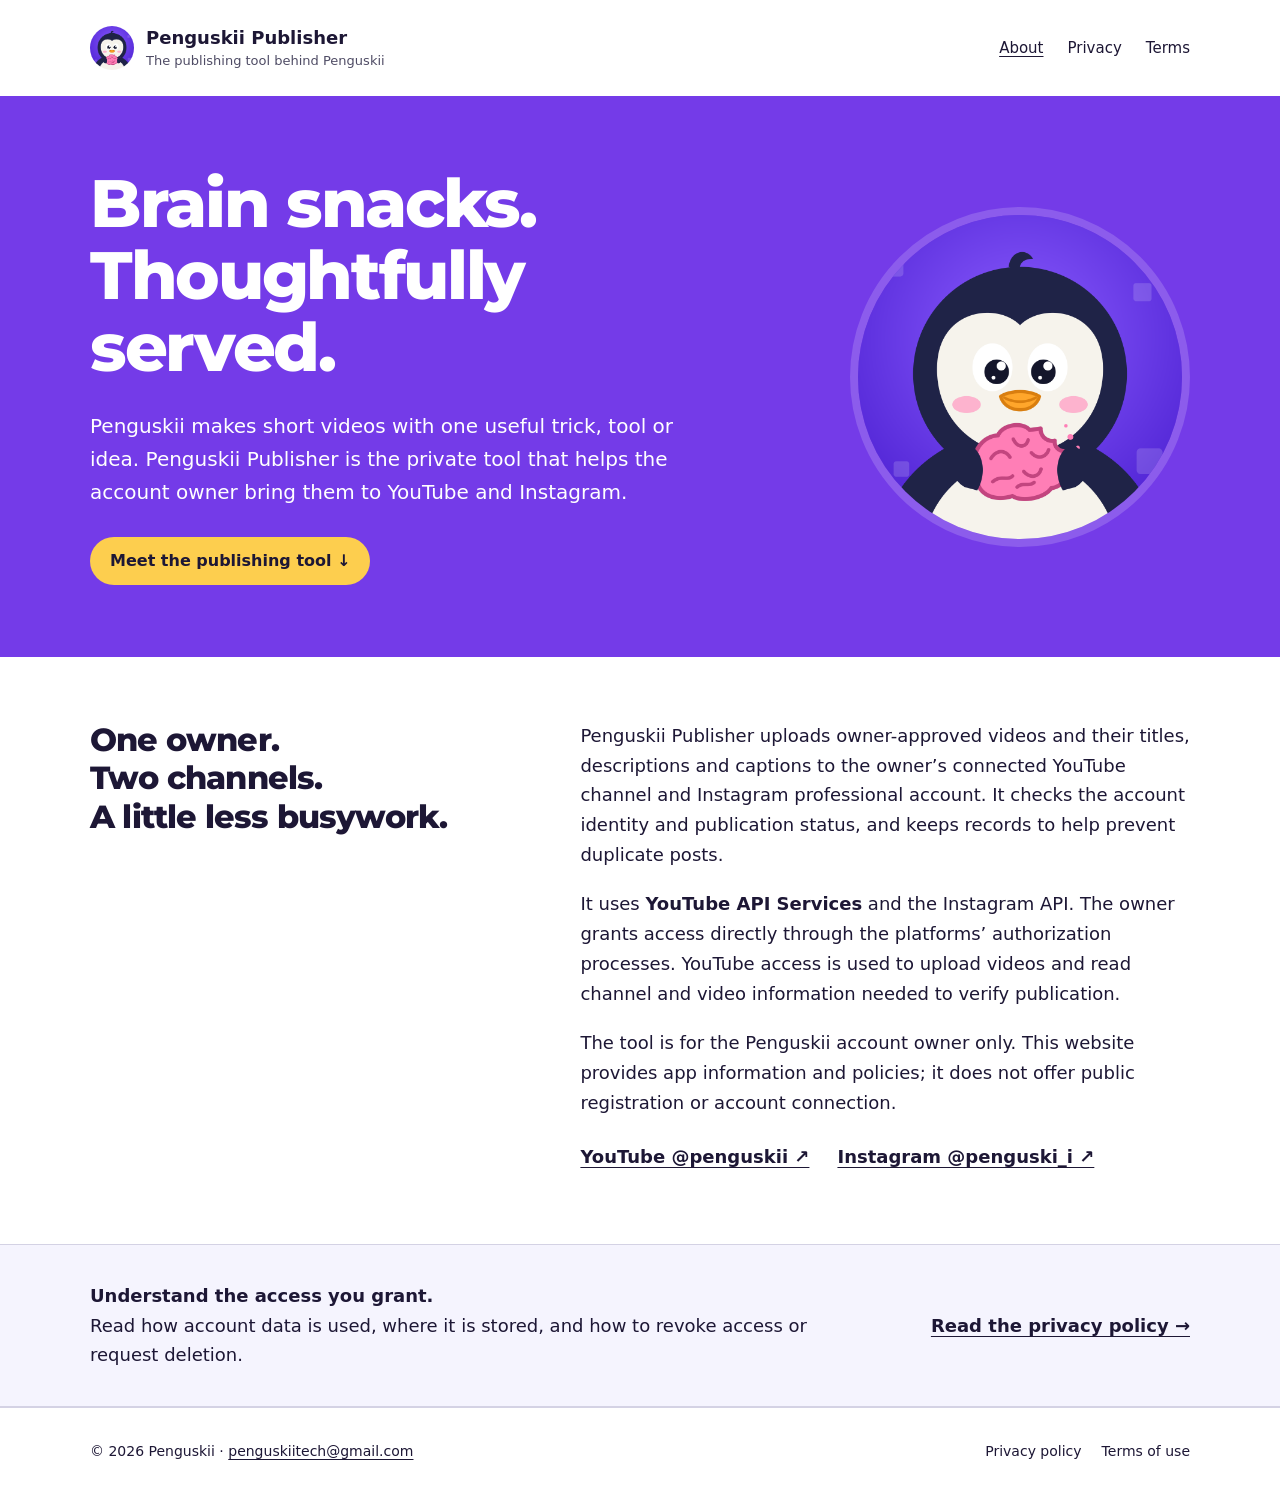
<file: index.html>
<!doctype html>
<html lang="en"><head><meta charset="utf-8"><meta name="viewport" content="width=device-width, initial-scale=1"><title>Penguskii Publisher — Official app information</title><meta name="description" content="The private publishing tool for Penguskii. Learn what it does, how it uses account data, and how to contact its owner."><meta name="theme-color" content="#7248ed"><link rel="canonical" href="https://penguskii.github.io/penguskii-publisher/"><link rel="icon" href="assets/penguskii.png"><link rel="stylesheet" href="styles.css"><meta property="og:title" content="Penguskii Publisher — Official app information"><meta property="og:description" content="The private publishing tool for Penguskii. Learn what it does, how it uses account data, and how to contact its owner."><meta property="og:image" content="https://penguskii.github.io/penguskii-publisher/assets/penguskii.png"><meta property="og:url" content="https://penguskii.github.io/penguskii-publisher/"><meta name="google-site-verification" content="iaLG3Ig72RW1bnBRvU8v_QsjlnweGlLBZy_7YeUzY6s" /></head>
<body><a class="skip" href="#main">Skip to content</a><header><div class="wrap"><a class="brand" href="index.html"><img src="assets/penguskii.png" width="44" height="44" alt=""><span>Penguskii Publisher<small>The publishing tool behind Penguskii</small></span></a><nav aria-label="Main navigation"><a href="index.html" aria-current="page">About</a><a href="privacy.html">Privacy</a><a href="terms.html">Terms</a></nav></div></header>
<main id="main"><section class="hero" aria-labelledby="headline"><div class="wrap"><div><h1 id="headline">Brain snacks.<br>Thoughtfully served.</h1><p>Penguskii makes short videos with one useful trick, tool or idea. Penguskii Publisher is the private tool that helps the account owner bring them to YouTube and Instagram.</p><a class="pill" href="#about">Meet the publishing tool ↓</a></div><img class="mascot" src="assets/penguskii.png" width="340" height="340" alt="Penguskii’s purple-backed penguin mascot holding a pink brain snack"></div></section>
<section class="wrap about" id="about" aria-labelledby="about-title"><h2 id="about-title">One owner.<br>Two channels.<br>A little less busywork.</h2><div><p>Penguskii Publisher uploads owner-approved videos and their titles, descriptions and captions to the owner’s connected YouTube channel and Instagram professional account. It checks the account identity and publication status, and keeps records to help prevent duplicate posts.</p><p>It uses <strong>YouTube API Services</strong> and the Instagram API. The owner grants access directly through the platforms’ authorization processes. YouTube access is used to upload videos and read channel and video information needed to verify publication.</p><p>The tool is for the Penguskii account owner only. This website provides app information and policies; it does not offer public registration or account connection.</p><div class="channel-links"><a href="https://www.youtube.com/@penguskii">YouTube @penguskii ↗</a><a href="https://www.instagram.com/penguski_i/">Instagram @penguski_i ↗</a></div></div></section>
<section class="note" aria-label="Privacy information"><div class="wrap"><p><strong>Understand the access you grant.</strong><br>Read how account data is used, where it is stored, and how to revoke access or request deletion.</p><a href="privacy.html">Read the privacy policy →</a></div></section></main>
<footer><div class="wrap"><p>© 2026 Penguskii · <a class="contact" href="mailto:penguskiitech@gmail.com">penguskiitech@gmail.com</a></p><nav aria-label="Footer navigation"><a href="privacy.html">Privacy policy</a><a href="terms.html">Terms of use</a></nav></div></footer></body></html>
</file>
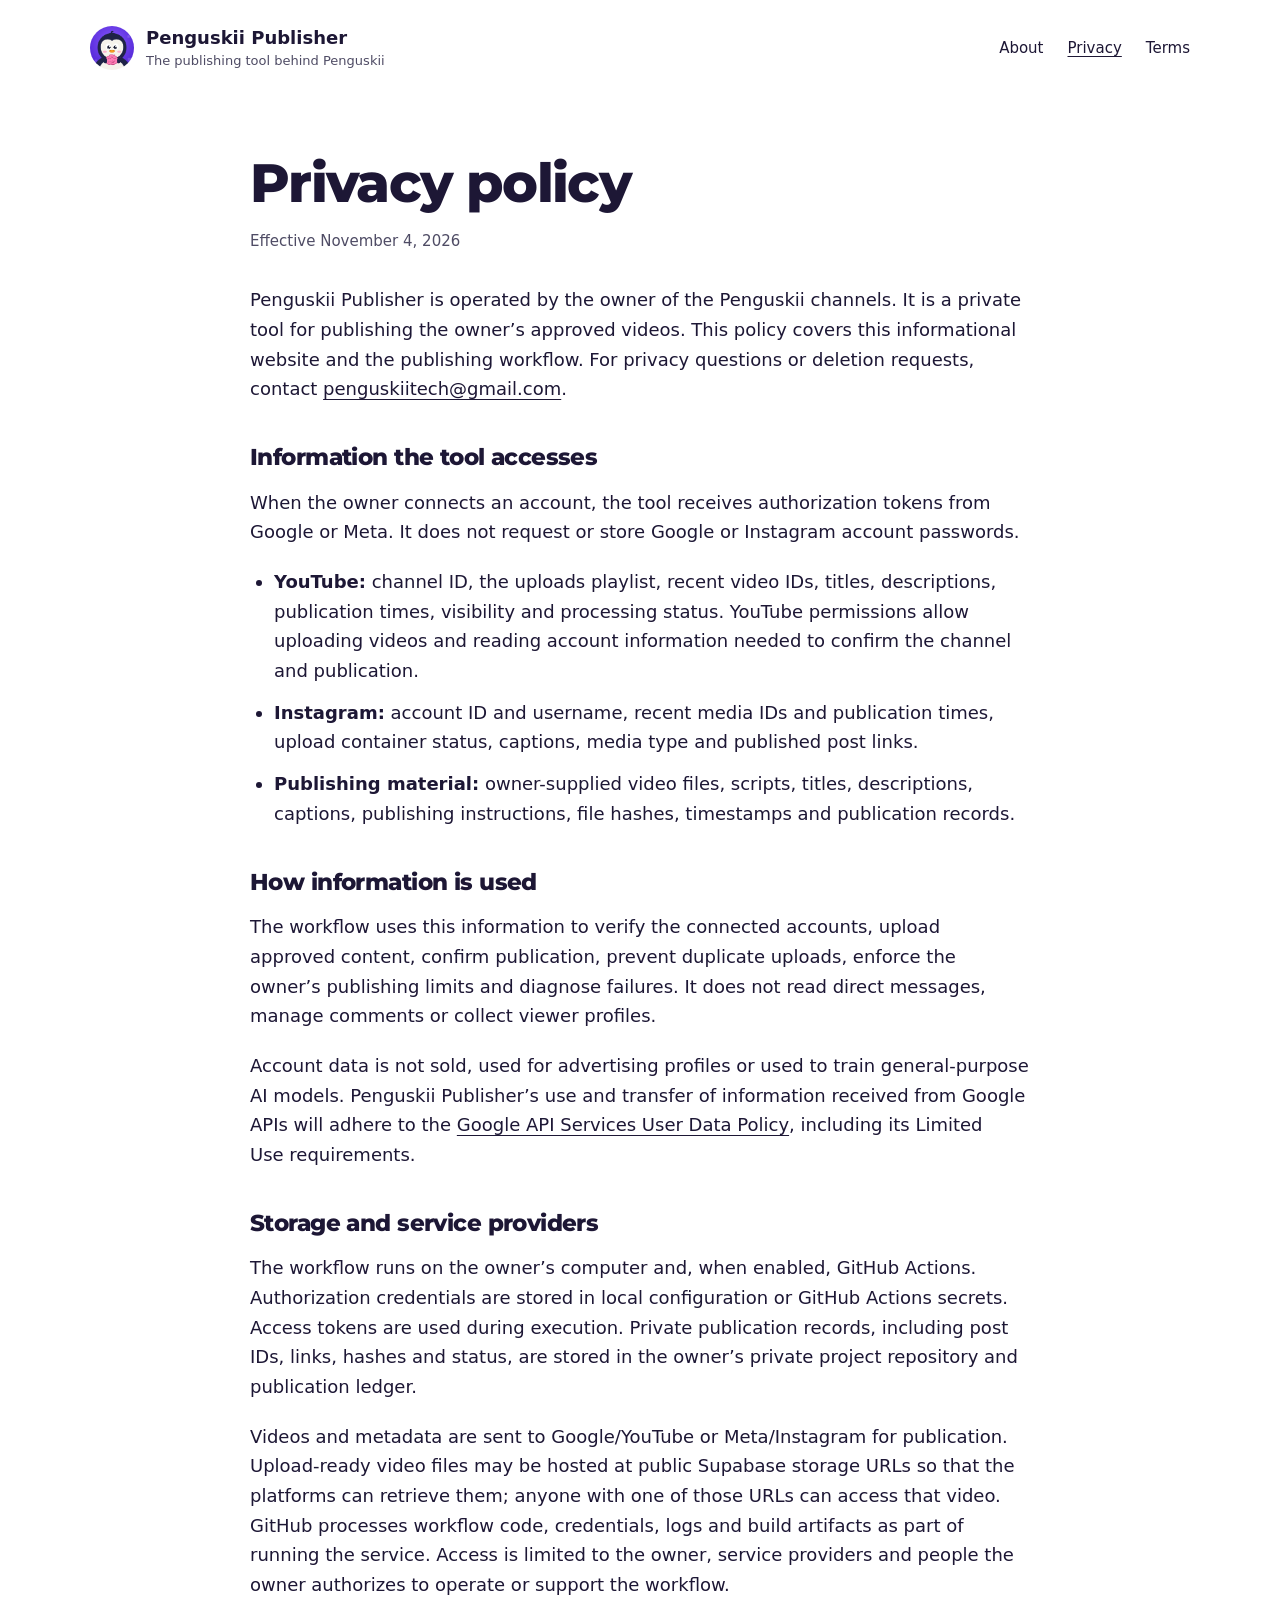
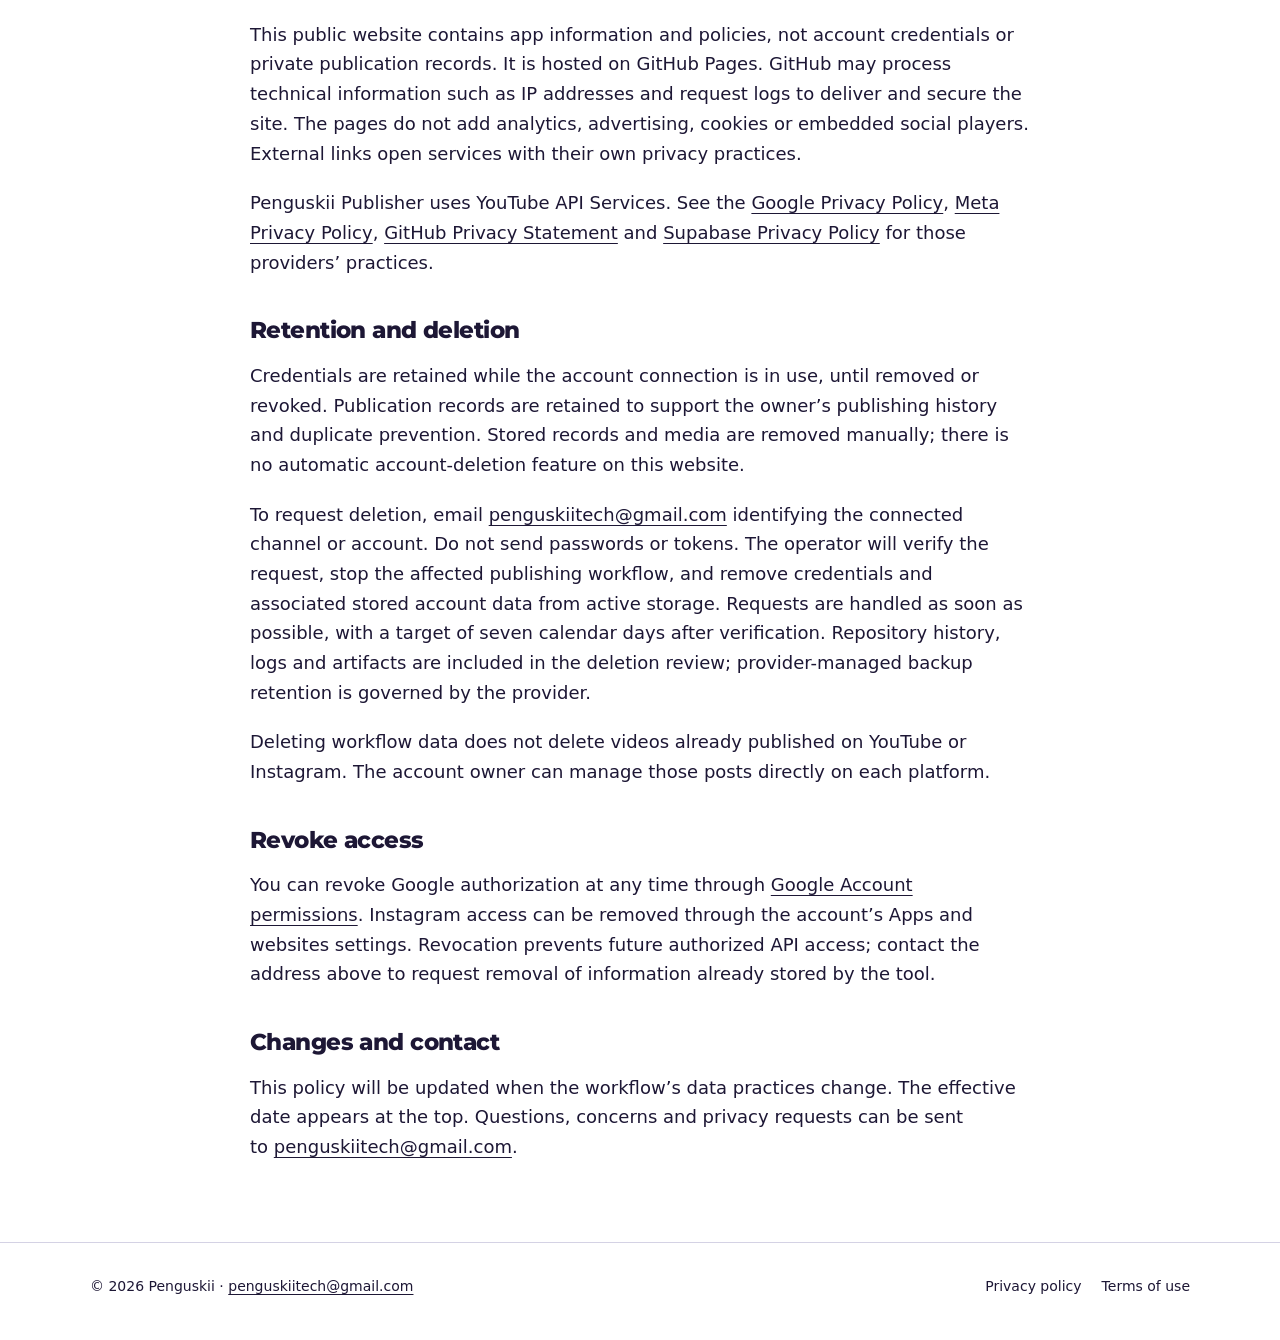
<file: privacy.html>
<!doctype html>
<html lang="en"><head><meta charset="utf-8"><meta name="viewport" content="width=device-width, initial-scale=1"><title>Privacy policy — Penguskii Publisher</title><meta name="description" content="How Penguskii Publisher accesses, uses, stores and shares data, and how to revoke authorization or request deletion."><meta name="theme-color" content="#7248ed"><link rel="canonical" href="https://penguskii.github.io/penguskii-publisher/privacy.html"><link rel="icon" href="assets/penguskii.png"><link rel="stylesheet" href="styles.css"><meta property="og:title" content="Privacy policy — Penguskii Publisher"><meta property="og:description" content="How Penguskii Publisher accesses, uses, stores and shares data, and how to revoke authorization or request deletion."><meta property="og:image" content="https://penguskii.github.io/penguskii-publisher/assets/penguskii.png"><meta property="og:url" content="https://penguskii.github.io/penguskii-publisher/privacy.html"></head>
<body><a class="skip" href="#main">Skip to content</a><header><div class="wrap"><a class="brand" href="index.html"><img src="assets/penguskii.png" width="44" height="44" alt=""><span>Penguskii Publisher<small>The publishing tool behind Penguskii</small></span></a><nav aria-label="Main navigation"><a href="index.html">About</a><a href="privacy.html" aria-current="page">Privacy</a><a href="terms.html">Terms</a></nav></div></header>
<main id="main" class="policy"><h1>Privacy policy</h1><p class="updated">Effective November 4, 2026</p><p>Penguskii Publisher is operated by the owner of the Penguskii channels. It is a private tool for publishing the owner’s approved videos. This policy covers this informational website and the publishing workflow. For privacy questions or deletion requests, contact <a class="contact" href="mailto:penguskiitech@gmail.com">penguskiitech@gmail.com</a>.</p>
<h2>Information the tool accesses</h2><p>When the owner connects an account, the tool receives authorization tokens from Google or Meta. It does not request or store Google or Instagram account passwords.</p><ul><li><strong>YouTube:</strong> channel ID, the uploads playlist, recent video IDs, titles, descriptions, publication times, visibility and processing status. YouTube permissions allow uploading videos and reading account information needed to confirm the channel and publication.</li><li><strong>Instagram:</strong> account ID and username, recent media IDs and publication times, upload container status, captions, media type and published post links.</li><li><strong>Publishing material:</strong> owner-supplied video files, scripts, titles, descriptions, captions, publishing instructions, file hashes, timestamps and publication records.</li></ul>
<h2>How information is used</h2><p>The workflow uses this information to verify the connected accounts, upload approved content, confirm publication, prevent duplicate uploads, enforce the owner’s publishing limits and diagnose failures. It does not read direct messages, manage comments or collect viewer profiles.</p><p>Account data is not sold, used for advertising profiles or used to train general-purpose AI models. Penguskii Publisher’s use and transfer of information received from Google APIs will adhere to the <a href="https://developers.google.com/terms/api-services-user-data-policy">Google API Services User Data Policy</a>, including its Limited Use requirements.</p>
<h2>Storage and service providers</h2><p>The workflow runs on the owner’s computer and, when enabled, GitHub Actions. Authorization credentials are stored in local configuration or GitHub Actions secrets. Access tokens are used during execution. Private publication records, including post IDs, links, hashes and status, are stored in the owner’s private project repository and publication ledger.</p><p>Videos and metadata are sent to Google/YouTube or Meta/Instagram for publication. Upload-ready video files may be hosted at public Supabase storage URLs so that the platforms can retrieve them; anyone with one of those URLs can access that video. GitHub processes workflow code, credentials, logs and build artifacts as part of running the service. Access is limited to the owner, service providers and people the owner authorizes to operate or support the workflow.</p><p>This public website contains app information and policies, not account credentials or private publication records. It is hosted on GitHub Pages. GitHub may process technical information such as IP addresses and request logs to deliver and secure the site. The pages do not add analytics, advertising, cookies or embedded social players. External links open services with their own privacy practices.</p><p>Penguskii Publisher uses YouTube API Services. See the <a href="https://policies.google.com/privacy">Google Privacy Policy</a>, <a href="https://privacycenter.instagram.com/policy/">Meta Privacy Policy</a>, <a href="https://docs.github.com/en/site-policy/privacy-policies/github-general-privacy-statement">GitHub Privacy Statement</a> and <a href="https://supabase.com/privacy">Supabase Privacy Policy</a> for those providers’ practices.</p>
<h2>Retention and deletion</h2><p>Credentials are retained while the account connection is in use, until removed or revoked. Publication records are retained to support the owner’s publishing history and duplicate prevention. Stored records and media are removed manually; there is no automatic account-deletion feature on this website.</p><p>To request deletion, email <a class="contact" href="mailto:penguskiitech@gmail.com?subject=Penguskii%20Publisher%20data%20deletion">penguskiitech@gmail.com</a> identifying the connected channel or account. Do not send passwords or tokens. The operator will verify the request, stop the affected publishing workflow, and remove credentials and associated stored account data from active storage. Requests are handled as soon as possible, with a target of seven calendar days after verification. Repository history, logs and artifacts are included in the deletion review; provider-managed backup retention is governed by the provider.</p><p>Deleting workflow data does not delete videos already published on YouTube or Instagram. The account owner can manage those posts directly on each platform.</p>
<h2>Revoke access</h2><p>You can revoke Google authorization at any time through <a href="https://security.google.com/settings/security/permissions">Google Account permissions</a>. Instagram access can be removed through the account’s Apps and websites settings. Revocation prevents future authorized API access; contact the address above to request removal of information already stored by the tool.</p>
<h2>Changes and contact</h2><p>This policy will be updated when the workflow’s data practices change. The effective date appears at the top. Questions, concerns and privacy requests can be sent to <a class="contact" href="mailto:penguskiitech@gmail.com">penguskiitech@gmail.com</a>.</p></main>
<footer><div class="wrap"><p>© 2026 Penguskii · <a class="contact" href="mailto:penguskiitech@gmail.com">penguskiitech@gmail.com</a></p><nav aria-label="Footer navigation"><a href="privacy.html">Privacy policy</a><a href="terms.html">Terms of use</a></nav></div></footer></body></html>
</file>
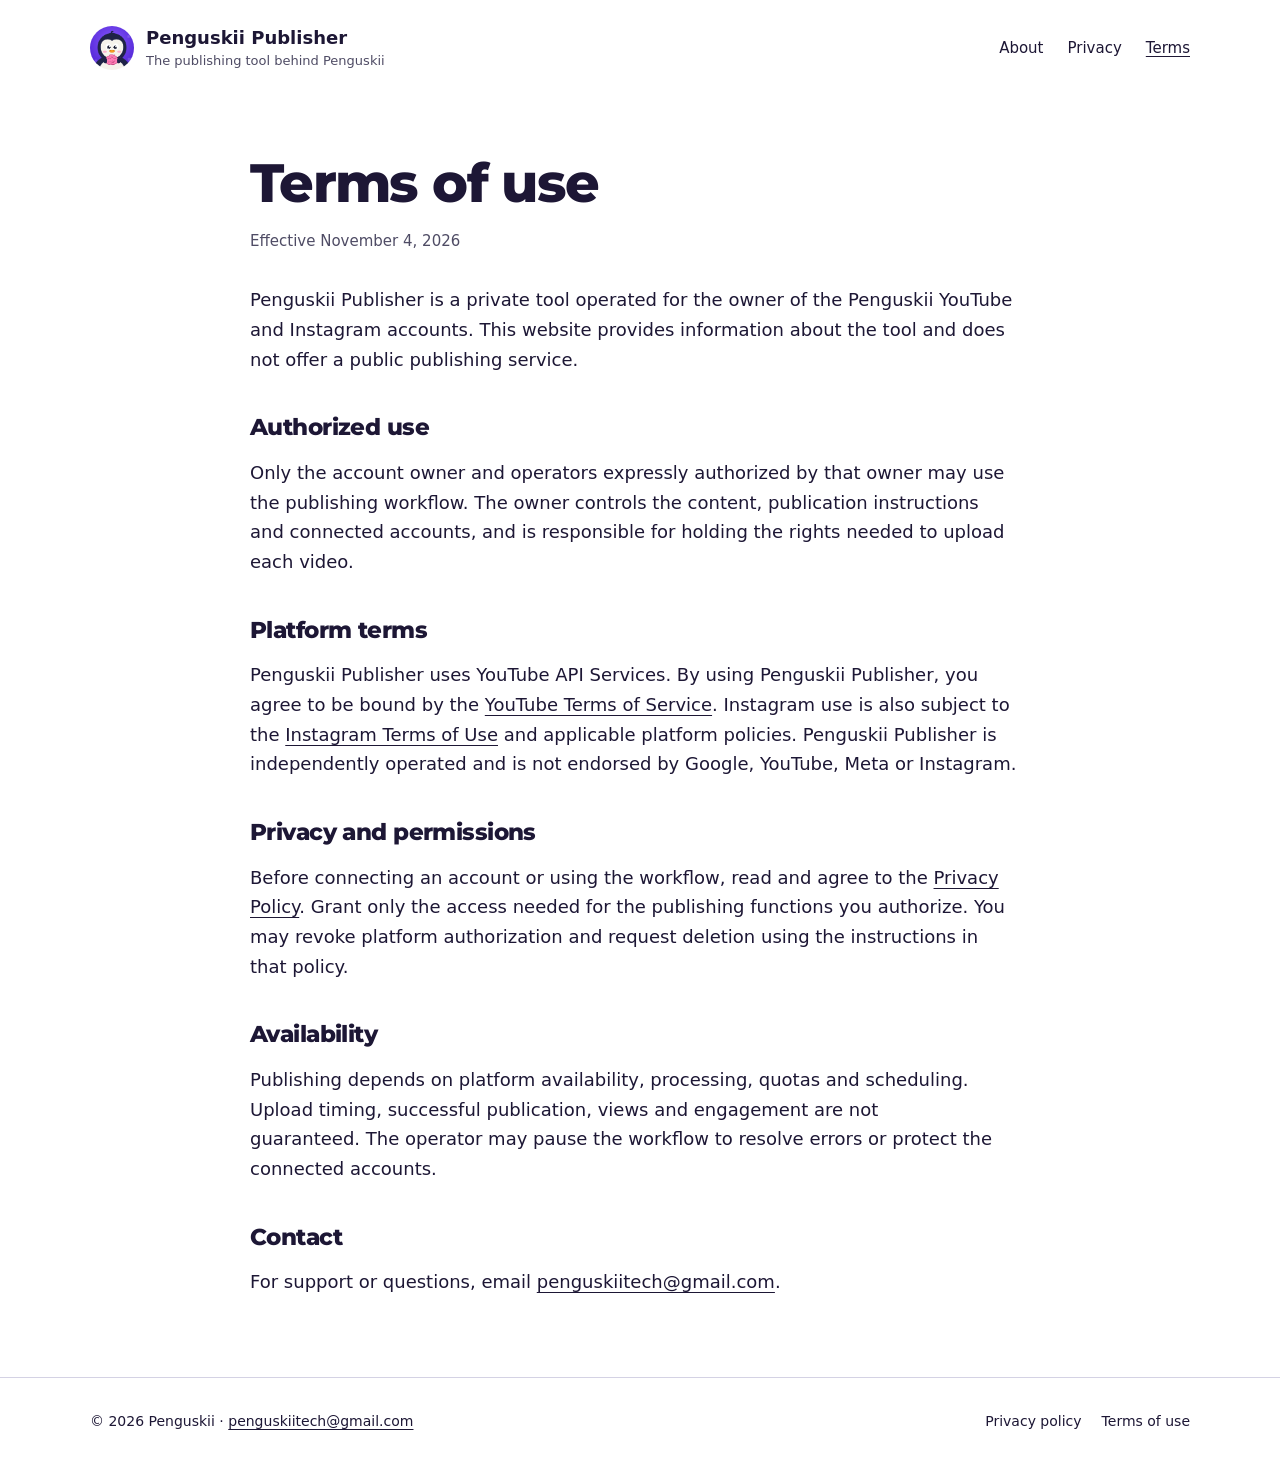
<file: terms.html>
<!doctype html>
<html lang="en"><head><meta charset="utf-8"><meta name="viewport" content="width=device-width, initial-scale=1"><title>Terms of use — Penguskii Publisher</title><meta name="description" content="Terms for the private Penguskii publishing workflow and its use of YouTube and Instagram APIs."><meta name="theme-color" content="#7248ed"><link rel="canonical" href="https://penguskii.github.io/penguskii-publisher/terms.html"><link rel="icon" href="assets/penguskii.png"><link rel="stylesheet" href="styles.css"><meta property="og:title" content="Terms of use — Penguskii Publisher"><meta property="og:description" content="Terms for the private Penguskii publishing workflow and its use of YouTube and Instagram APIs."><meta property="og:image" content="https://penguskii.github.io/penguskii-publisher/assets/penguskii.png"><meta property="og:url" content="https://penguskii.github.io/penguskii-publisher/terms.html"></head>
<body><a class="skip" href="#main">Skip to content</a><header><div class="wrap"><a class="brand" href="index.html"><img src="assets/penguskii.png" width="44" height="44" alt=""><span>Penguskii Publisher<small>The publishing tool behind Penguskii</small></span></a><nav aria-label="Main navigation"><a href="index.html">About</a><a href="privacy.html">Privacy</a><a href="terms.html" aria-current="page">Terms</a></nav></div></header>
<main id="main" class="policy"><h1>Terms of use</h1><p class="updated">Effective November 4, 2026</p><p>Penguskii Publisher is a private tool operated for the owner of the Penguskii YouTube and Instagram accounts. This website provides information about the tool and does not offer a public publishing service.</p><h2>Authorized use</h2><p>Only the account owner and operators expressly authorized by that owner may use the publishing workflow. The owner controls the content, publication instructions and connected accounts, and is responsible for holding the rights needed to upload each video.</p><h2>Platform terms</h2><p>Penguskii Publisher uses YouTube API Services. By using Penguskii Publisher, you agree to be bound by the <a href="https://www.youtube.com/t/terms">YouTube Terms of Service</a>. Instagram use is also subject to the <a href="https://help.instagram.com/581066165581870">Instagram Terms of Use</a> and applicable platform policies. Penguskii Publisher is independently operated and is not endorsed by Google, YouTube, Meta or Instagram.</p><h2>Privacy and permissions</h2><p>Before connecting an account or using the workflow, read and agree to the <a href="privacy.html">Privacy Policy</a>. Grant only the access needed for the publishing functions you authorize. You may revoke platform authorization and request deletion using the instructions in that policy.</p><h2>Availability</h2><p>Publishing depends on platform availability, processing, quotas and scheduling. Upload timing, successful publication, views and engagement are not guaranteed. The operator may pause the workflow to resolve errors or protect the connected accounts.</p><h2>Contact</h2><p>For support or questions, email <a class="contact" href="mailto:penguskiitech@gmail.com">penguskiitech@gmail.com</a>.</p></main>
<footer><div class="wrap"><p>© 2026 Penguskii · <a class="contact" href="mailto:penguskiitech@gmail.com">penguskiitech@gmail.com</a></p><nav aria-label="Footer navigation"><a href="privacy.html">Privacy policy</a><a href="terms.html">Terms of use</a></nav></div></footer></body></html>
</file>
<file: styles.css>
@font-face{font-family:Montserrat;src:url("assets/montserrat-800.woff2") format("woff2");font-weight:800;font-display:swap}
:root{color-scheme:light;--purple:oklch(53% .24 291);--ink:oklch(23% .055 290);--muted:oklch(43% .04 290);--yellow:oklch(87% .15 88);--tint:oklch(97% .014 291);--line:oklch(87% .025 291)}
*{box-sizing:border-box}body{margin:0;background:white;color:var(--ink);font:18px/1.65 system-ui,-apple-system,BlinkMacSystemFont,"Segoe UI",sans-serif}a{color:inherit;text-underline-offset:.22em}a:hover{text-decoration-thickness:2px}a:focus-visible{outline:3px solid var(--purple);outline-offset:5px;border-radius:3px}.skip{position:absolute;left:1rem;top:-5rem;background:white;padding:.7rem;z-index:2}.skip:focus{top:1rem}.wrap{width:min(1100px,calc(100% - 48px));margin:auto}header .wrap{display:flex;align-items:center;justify-content:space-between;gap:24px;min-height:96px}.brand{display:flex;align-items:center;gap:12px;text-decoration:none;font-weight:750;font-size:18px;line-height:1.2}.brand img{border-radius:50%;width:44px;height:44px}.brand small{display:block;font-size:13px;font-weight:500;margin-top:4px;color:var(--muted)}nav{display:flex;flex-wrap:wrap;gap:24px;font-size:15px}nav a{text-decoration:none}nav a[aria-current="page"]{text-decoration:underline}.hero{background:var(--purple);color:white}.hero .wrap{display:grid;grid-template-columns:1.4fr 1fr;align-items:center;gap:50px;padding-block:72px}.hero h1{font:800 clamp(2.5rem,5.2vw,4.75rem)/1.08 Montserrat,system-ui,sans-serif;letter-spacing:-.035em;margin:0 0 26px;max-width:12ch;text-wrap:balance}.hero p{max-width:47ch;margin:0 0 28px;font-size:20px}.hero .mascot{width:100%;height:auto;max-width:340px;justify-self:end;border-radius:50%;border:8px solid rgb(255 255 255 / .17)}.pill{display:inline-block;background:var(--yellow);color:var(--ink);padding:11px 20px;border-radius:100px;text-decoration:none;font-weight:700;font-size:16px}.hero a:focus-visible{outline-color:var(--yellow)}.about{padding-block:64px 72px;display:grid;grid-template-columns:1fr 1.45fr;gap:70px}h2{font:800 clamp(1.65rem,3vw,2rem)/1.2 Montserrat,system-ui,sans-serif;letter-spacing:-.025em;text-wrap:balance;margin:0 0 20px}p{margin:0 0 20px;text-wrap:pretty}p:last-child{margin-bottom:0}.about p,.policy p{max-width:70ch}.channel-links{display:flex;flex-wrap:wrap;gap:12px 28px;margin-top:25px;font-weight:650}.note{background:var(--tint);border-block:1px solid var(--line);padding-block:36px}.note .wrap{display:flex;align-items:center;justify-content:space-between;gap:32px}.note p{margin:0;max-width:65ch}.note a{white-space:nowrap;font-weight:650}.policy{width:min(780px,calc(100% - 48px));margin:0 auto;padding:56px 0 80px}.policy h1{font:800 clamp(2.5rem,6vw,3.4rem)/1.15 Montserrat,system-ui,sans-serif;letter-spacing:-.03em;margin:0 0 14px}.policy .updated{color:var(--muted);font-size:15px;margin-bottom:32px}.policy h2{font-size:23px;margin:40px 0 16px}.policy li{margin-bottom:12px}.policy ul{padding-left:24px}footer{border-top:1px solid var(--line);padding:32px 0 42px;font-size:14px}footer .wrap{display:flex;justify-content:space-between;gap:24px;flex-wrap:wrap}footer p{margin:0}footer nav{font-size:14px;gap:20px}.contact{overflow-wrap:anywhere}@media(max-width:700px){.wrap,.policy{width:calc(100% - 36px)}header .wrap{min-height:100px;gap:16px;flex-wrap:wrap;padding-block:16px}nav{gap:18px;font-size:14px}.hero .wrap{grid-template-columns:1fr;gap:30px;padding-block:42px}.hero .mascot{width:180px;justify-self:start;grid-row:1}.hero h1{max-width:14ch}.hero p{font-size:18px}.about{grid-template-columns:1fr;gap:20px;padding-block:42px}.note .wrap{align-items:flex-start;flex-direction:column;gap:18px}.policy{padding-top:36px}body{font-size:17px}}
</file>
